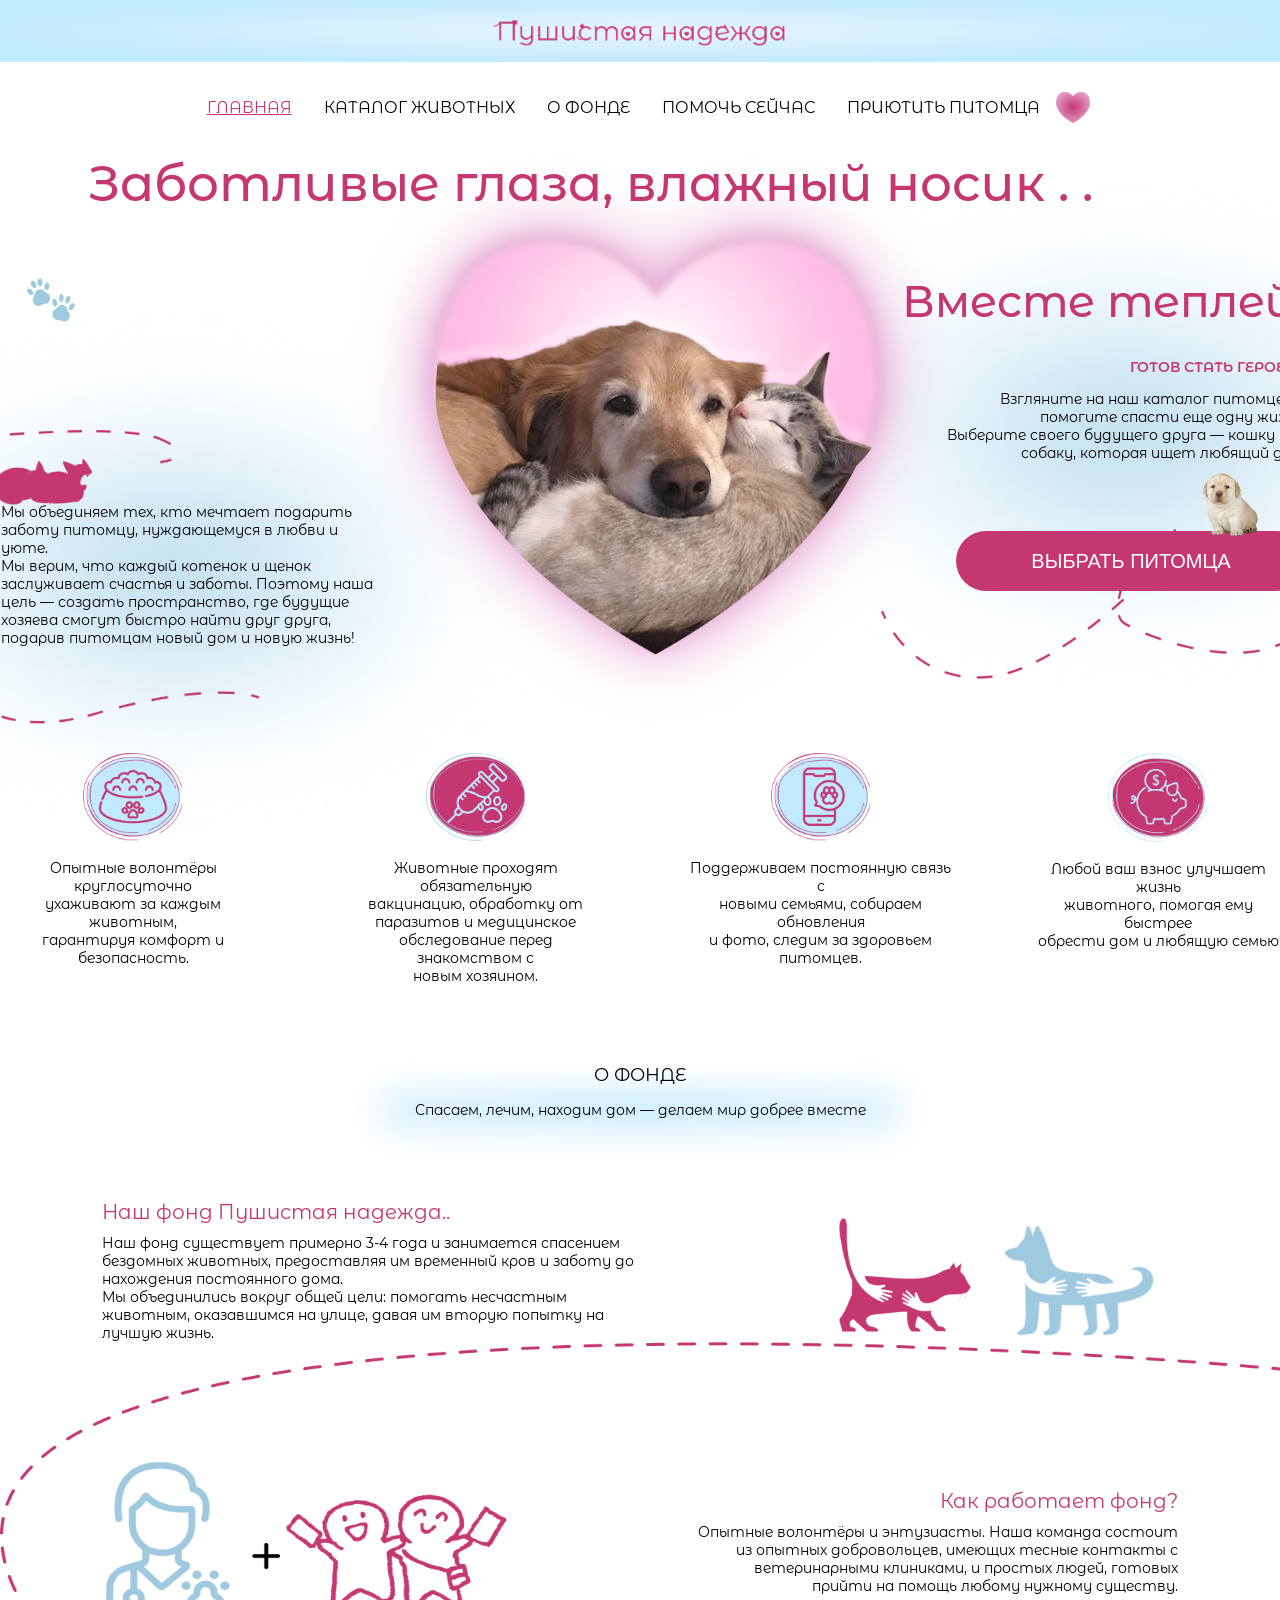
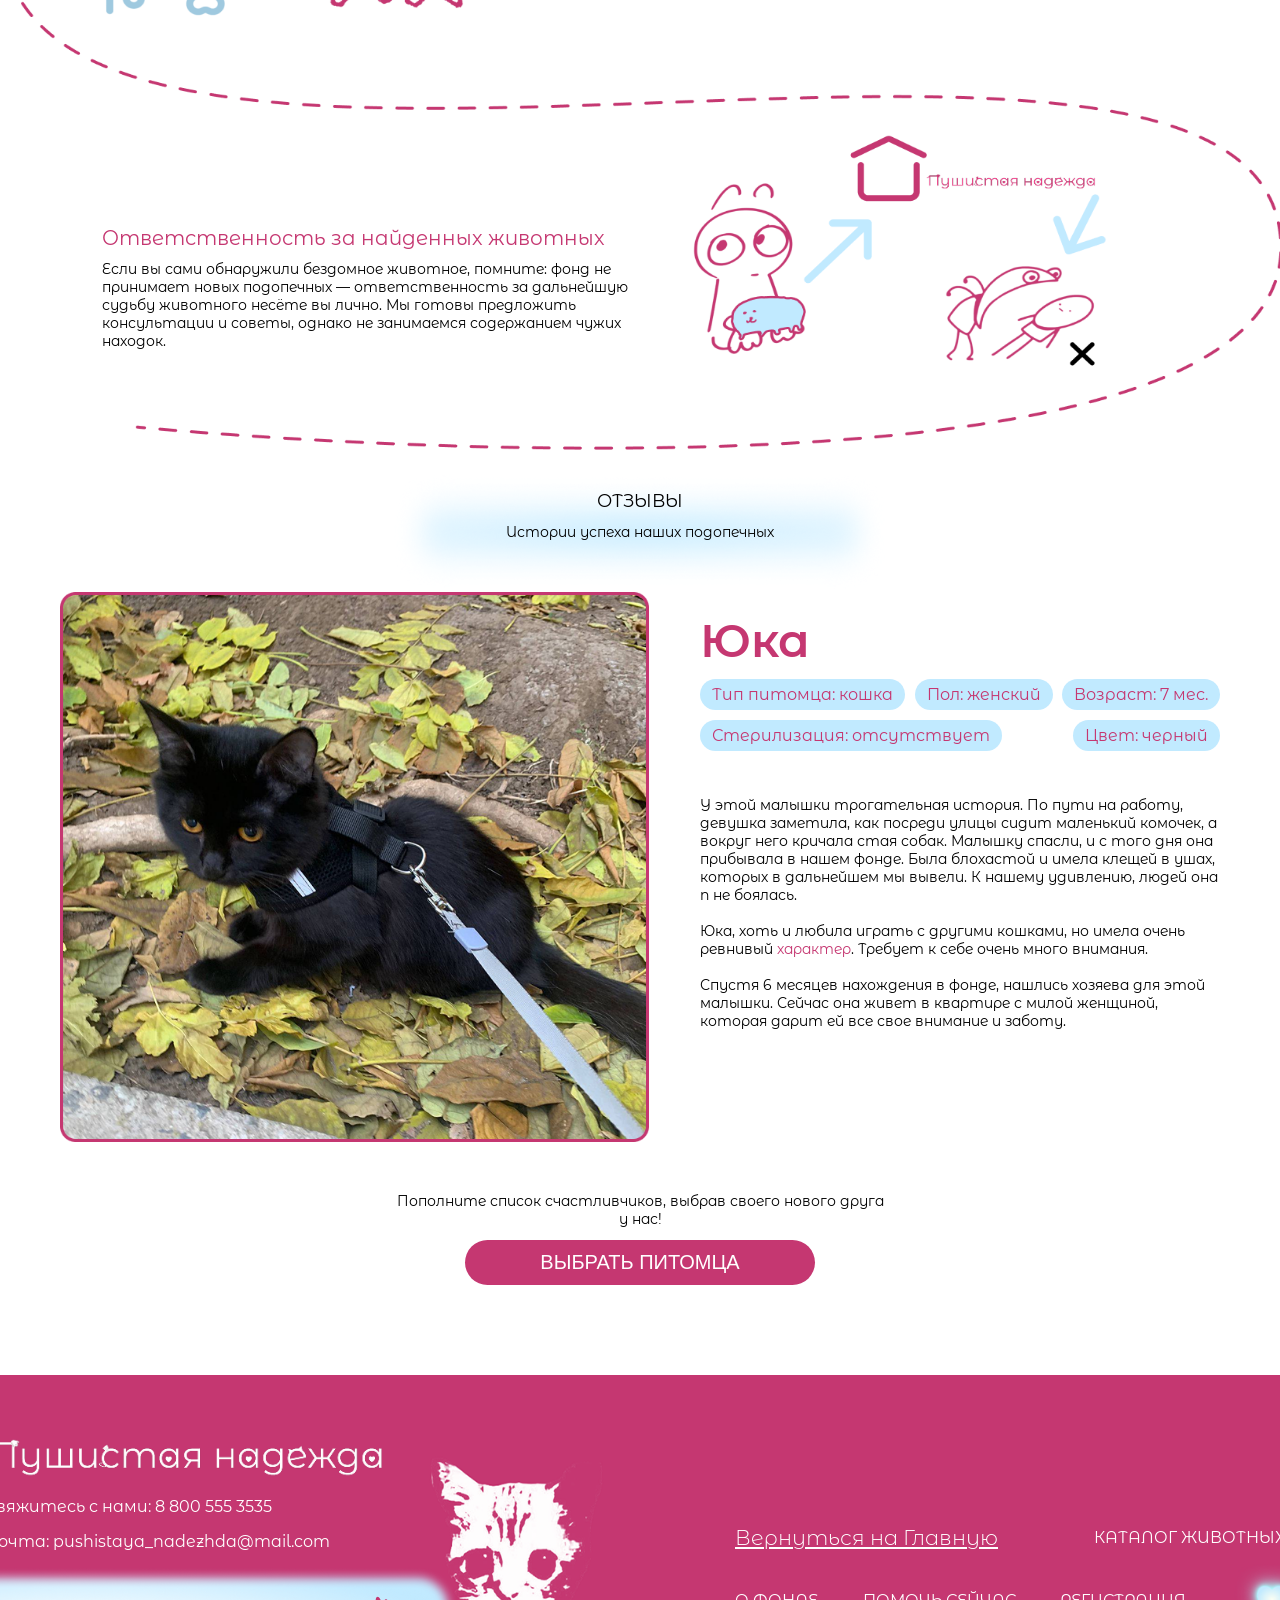
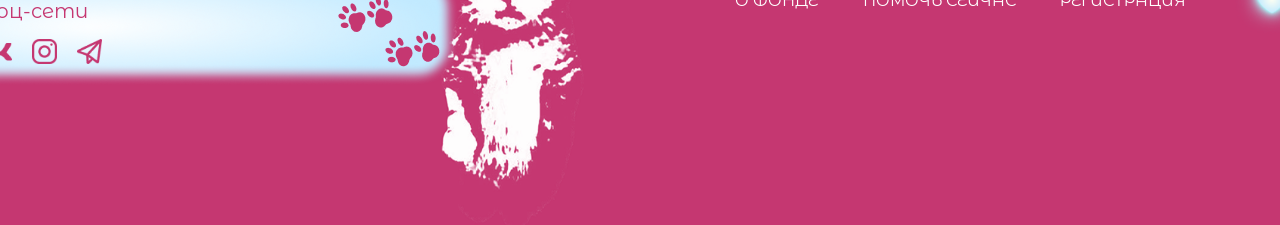
<file: index.html>
<!DOCTYPE html>
<html lang="ru">

<head>
    <meta charset="UTF-8">
    <meta name="viewport" content="width=device-width, initial-scale=1.0">
    <title>Пушистая надежда</title>
    <link rel="stylesheet" href="style.css">
    <link rel="preconnect" href="https://fonts.googleapis.com">
    <link rel="preconnect" href="https://fonts.gstatic.com" crossorigin>
    <link
        href="https://fonts.googleapis.com/css2?family=Alice&family=Montserrat+Alternates:ital,wght@0,100;0,200;0,300;0,400;0,500;0,600;0,700;0,800;0,900;1,100;1,200;1,300;1,400;1,500;1,600;1,700;1,800;1,900&display=swap"
        rel="stylesheet">
</head>

<body>
    <header><img src="img/logo.png"></header>
    <nav>
        <a id="selected_a">ГЛАВНАЯ</a>
        <a href="">КАТАЛОГ ЖИВОТНЫХ</a>
        <a href="#o-fonde">О ФОНДЕ</a>
        <a href="">ПОМОЧЬ СЕЙЧАС</a>
        <a href="">ПРИЮТИТЬ ПИТОМЦА</a>
        <img src="img/like1.png">
    </nav>
    <section class="frame1">
        <h1><span>Заботливые глаза, влажный носик . .</span></h1>
        <div class="fr-text1">
            <p>Мы объединяем тех, кто мечтает подарить<br> заботу питомцу, нуждающемуся в любви и<br> уюте.<br>
                Мы верим, что каждый котенок и щенок <br> заслуживает счастья и заботы. Поэтому наша <br> цель — создать
                пространство, где будущие <br> хозяева смогут быстро найти друг друга,<br> подарив питомцам новый дом и
                новую
                жизнь!</p>
        </div>
        <img src="img/pets_hurt.png" id="pes-hurt">
        <div class="fr-text2">
            <h2>Вместе теплей!</h2>
            <h3>ГОТОВ СТАТЬ ГЕРОЕМ?</h3>
            <p>Взгляните на наш каталог питомцев и <br> помогите спасти еще одну жизнь!<br>
                Выберите своего будущего друга — кошку или<br>собаку, которая ищет любящий дом.<br></p>
            <div class="knopa">
                <img src="img/dog.png">
                <button>ВЫБРАТЬ ПИТОМЦА</button>
            </div>
        </div>
    </section>
    <section class="frame2">
        <div class=""><img src="img/fr1_1.png">
            <p>Опытные волонтёры круглосуточно<br> ухаживают за каждым животным,<br> гарантируя комфорт и<br>
                безопасность.</p>
        </div>
        <div class=""><img src="img/fr1_2.png">
            <p>Животные проходят обязательную <br> вакцинацию, обработку от<br> паразитов и медицинское<br> обследование
                перед
                знакомством с <br> новым хозяином.</p>
        </div>
        <div class=""><img src="img/fr1_3.png">
            <p>Поддерживаем постоянную связь с<br> новыми семьями, собираем обновления<br> и фото, следим за
                здоровьем<br> питомцев.
            </p>
        </div>
        <div class=""><img src="img/fr1_4.png">
            <p>Любой ваш взнос улучшает жизнь<br> животного, помогая ему быстрее<br> обрести дом и любящую семью</p>
        </div>
    </section>
    <div class="div1" id="o-fonde">
        <h4 style="margin-top: 5px;">О ФОНДЕ</h4>
        <h5>Спасаем, лечим, находим дом — делаем мир добрее вместе</h5>
    </div>
    <section class="frame3" id="frame3">
        <div style="margin-left: 8%;">
            <h3>Наш фонд Пушистая надежда..</h3>
            <p>Наш фонд существует примерно 3-4 года и занимается спасением<br>бездомных животных, предоставляя им
                временный кров и заботу до<br> нахождения постоянного дома.<br>
                Мы объединились вокруг общей цели: помогать несчастным<br> животным, оказавшимся на улице, давая им
                вторую попытку на<br> лучшую жизнь.</p>
        </div>
        <div style="text-align: right; margin-top: 11.5%;margin-right: 8%;">
            <h3>Как работает фонд?</h3>
            <p>Опытные волонтёры и энтузиасты. Наша команда состоит<br> из опытных добровольцев, имеющих тесные контакты
                с<br> ветеринарными клиниками, и простых людей, готовых<br> прийти на помощь любому нужному существу.
            </p>
        </div>
        <div style="margin-top: 18%;margin-left: 8%;">
            <h3>Ответственность за найденных животных</h3>
            <p>Если вы сами обнаружили бездомное животное, помните: фонд не<br> принимает новых подопечных —
                ответственность за дальнейшую<br> судьбу животного несёте вы лично. Мы готовы предложить<br>
                консультации и
                советы, однако не занимаемся содержанием чужих<br> находок.</p>
        </div>
    </section>
    <section class="frame4">
        <h1>ОТЗЫВЫ</h1>
        <h2>Истории успеха наших подопечных</h2>
        <div class="vwb">
            <button onclick="leftBut()"><img src="img/left.png"></button>
            <div class="viewer">
                <div id="all_pets">

                    <div class="pet-card">
                        <img src="img/uka.png">
                        <div class="pets-info">
                            <h3>Юка</h3>
                            <div class="filters">
                                <span>Тип питомца: кошка</span>
                                <span>Пол: женский</span>
                                <span>Возраст: 7 мес.</span>
                                <span>Стерилизация: отсутствует</span>
                                <span>Цвет: черный</span>
                            </div>
                            <p>У этой малышки трогательная история. По пути на работу, девушка заметила, как посреди
                                улицы сидит
                                маленький комочек, а вокруг него кричала стая собак. Малышку спасли, и с того дня она
                                прибывала
                                в нашем фонде. Была блохастой и имела клещей в ушах, которых в дальнейшем мы вывели. К
                                нашему
                                удивлению, людей она n не боялась.<br>
                                <br>
                                Юка, хоть и любила играть с другими кошками, но имела очень ревнивый <span
                                    style="color: #C53771;">характер</span>. Требует к себе
                                очень много внимания.<br>
                                <br>
                                Спустя 6 месяцев нахождения в фонде, нашлись хозяева для этой малышки. Сейчас она живет
                                в
                                квартире с милой женщиной, которая дарит ей все свое внимание и заботу.
                            </p>
                        </div>
                    </div>

                    <div class="pet-card">
                        <img src="img/maska.png">
                        <div class="pets-info">
                            <h3>Маска</h3>
                            <div class="filters">
                                <span>Тип питомца: кошка</span>
                                <span>Пол: женский</span>
                                <span>Возраст: 1,5 год.</span>
                                <span>Стерилизация: сделана</span>
                                <span>Цвет: рыжий</span>
                            </div>
                            <p>Эта грациозная рыжуля покорила сердца многих людей. Впервые, её увидели в подъезде
                                мнгоэтажного дома - одна была очень худой. По внешнему виду её можно было сказать, что
                                недавно, она родила котят. Маску забрали, выходили ее и котят, откормили, после чего она
                                стала частью нашей пушистой семьи!<br>
                                <br>
                                Маска очень ласковая, и имеет добрый <span style="color: #C53771;">характер</span>. Даже
                                когда её котят отдали в хорошие руки, она заботилась о других котятах фонда, как о
                                своих! Собак она недолюбливала, и часто защищала котят от них. Настоящая защитница.<br>
                                <br>
                                Маска довольно долго пробыла в фонде, и лишь спустя год, она нашла своих хозяев. Сейчас
                                она живёт в частном доме, в окружении своей новой семьи, которая её очень любит и
                                заботится о ней!
                            </p>
                        </div>
                    </div>

                    <div class="pet-card">
                        <img src="img/puhla.png">
                        <div class="pets-info">
                            <h3>Пухля</h3>
                            <div class="filters">
                                <span>Тип питомца: кошка</span>
                                <span>Пол: женский</span>
                                <span>Возраст: 2 года</span>
                                <span>Стерилизация: сделана</span>
                                <span>Цвет: пятнистый</span>
                            </div>
                            <p>Эта кошечка с непростой судьбой.. Раньше, она жила в какой-то семье людей, которая даже
                                простерелизовала животное, однако, эта семья выкинула кошечку на улицу. Причины нам
                                неизвестны, как и личности данных особ, однако, главное, что эта история с хорошим
                                продолжением! Пухлю подобрали и принесли в наш фонд, где в последующем, она стала лучшей
                                подружкой Маски.<br>
                                <br>
                                Пухля очень любит покушать, отчего ей и досталось такое имя. <span
                                    style="color: #C53771;">Характер</span> у нее спокойный, она ласковая но менее
                                активная чем остальные кошечки, любит поспать.<br>
                                <br>
                                Спустя полгода нахождения в фонде, нашлись достойные хозяева и для этой малышки. Мы
                                убедились в адекватности и добрых намерениях хозяев, и каждый месяц с помощью общения с
                                хозяевами, убеждаемся, что с Пухлей все хорошо, и она живет свою лучшую кошачью жизнь!
                            </p>
                        </div>
                    </div>

                </div>
            </div>
            <button onclick="rightBut()"><img src="img/right.png"></button>
        </div>
        <h4>Пополните список счастливчиков, выбрав своего нового друга<br>у нас!</h4>
        <button class="choose-pets-but">ВЫБРАТЬ ПИТОМЦА</button>
    </section>

    <footer>
        <div class="footer-div">
            <div class="foot-left">
                <img style="width: 400px; margin-left: 70px;" src="img/logo2.png">
                <p>Свяжитесь с нами: 8 800 555 3535</p>
                <p>Почта: pushistaya_nadezhda@mail.com</p>
                <div class="social-media">
                    <h6>Соц-сети</h6>
                    <div class="foot-img">
                        <img style="height: 18px" src="img/vk.png" alt="vk">
                        <img src="img/inst.png" alt="inst">
                        <img src="img/tg.png" alt="tg">
                    </div>
                </div>
            </div>

            <div class="foot-right">
                <div class="footer-row1" style="margin-bottom: 10px;">
                    <a href="" style="text-decoration: underline;font-size: 21px;font-weight: 300;">Вернуться на
                        Главную</a>
                    <a href="">КАТАЛОГ ЖИВОТНЫХ</a>
                </div>
                <div class="footer-row2">
                    <a href="">О ФОНДЕ</a>
                    <a href="">ПОМОЧЬ СЕЙЧАС</a>
                    <a href="">РЕГИСТРАЦИЯ</a>
                    <img src="img/like3.png">
                </div>
            </div>
        </div>
    </footer>
    <script src="script.js"></script>
</body>


</html>
</file>
<file: style.css>
body {
    margin: 0;
    font-family: 'Montserrat Alternates';
    display: flex;
    align-items: center;
    flex-direction: column;
}

header {
    width: 100%;
    height: 62px;
    background: radial-gradient(51.61% 51.61% at 50% 50%, #E7F5FC 0%, #C1EAFF 100%);
    display: flex;
    justify-content: center;
    align-items: center;
}

header img {
    width: auto;
    height: 32px;
}

a {
    text-decoration: none;
    color: #000;
}

nav {
    width: 100%;
    display: flex;
    justify-content: center;
    align-items: center;
    margin: 20px 0;
}

nav a {
    font-size: 16px;
    margin: 16px;
}

#selected_a {
    text-decoration-line: underline;
    color: #C53771;
    cursor: pointer;
}

nav a:hover {
    text-decoration-line: underline;
    color: #C53771;
}

.frame1 h1 {
    width: 100%;
    margin: 0;
    font-size: 50px;
    color: #C53771;
    font-weight: 500;
    z-index: 1;
    position: relative;
    display: flex;
    justify-content: center;
}

.frame1 h1 span {
    margin-right: 100px;
}

.div1 {
    display: flex;
    width: 100%;
    flex-wrap: wrap;
    justify-content: center;
    margin-top: 60px;
    margin-bottom: 30px;
}

.div1 h4 {
    font-size: 18px;
    font-weight: 400;
    width: 100%;
    text-align: center;
    z-index: 1;
}

.div1 h5 {
    margin: -60px 0 0;
    background-image: url('img/rectangle53.png');
    width: 600px;
    height: 120px;
    background-size: 100% 100%;
    justify-content: center;
    display: flex;
    align-items: center;
    font-size: 14px;
    font-weight: 400;
    z-index: 0;
}

.frame1 {
    display: flex;
    justify-content: space-between;
    background-image: url('img/fon1.png');
    background-size: 100% 100%;
    background-repeat: no-repeat;
    height: 700px;
    width: 1480px;
    flex-wrap: wrap;
}

.fr-text1 {
    font-size: 14px;
    z-index: 1;
    position: relative;
    left: 6.8%;
    top: 255px;
    line-height: 18px;
}

.fr-text2 {
    font-size: 14px;
    text-align: right;
    right: 5%;
    top: 40px;
    position: relative;
    z-index: 1;
}

.frame1 h2 {
    font-size: 44px;
    color: #C53771;
    font-weight: 500;
    margin: 0 0 30px;
}

.fr-text2 h3 {
    margin: 0;
    font-size: 14px;
    color: #C53771;
    font-weight: 600;
}

.frame2 img {
    width: 100px;
    height: auto;
}

.frame2 p {
    font-size: 14px;
    line-height: 18px;
}

#pes-hurt {
    position: relative;
    z-index: 0;
    height: 600px;
    bottom: 90px;
    left: 40px;
    transition: transform 1s ease;
}

#pes-hurt:hover {
    transform: scale(1.1);
}

.knopa {
    margin-top: 10%;
    transition: transform 1s ease;
}

.knopa button {
    width: 350px;
    height: 60px;
    background-color: #C53771;
    color: #ffffff;
    font-size: 20px;
    border-radius: 40px;
    border: none;
}

.knopa img {
    position: relative;
    left: 310px;
    bottom: 32px;
    height: 64px;
}

.knopa:hover {
    transform: scale(1.1);
}

.frame2 {
    width: 100%;
    display: flex;
    justify-content: center;
    gap: 80px;
    text-align: center;
    margin-top: -100px;
}

.frame3 {
    background-image: url(img/fon2.png);
    background-size: 100% 100%;
    height: 850px;
    width: 1280px;
    margin-bottom: 40px;
}

.frame3 p {
    margin: 0;
    font-size: 14px;
}

.frame3 h3 {
    font-size: 20px;
    font-weight: 400;
    margin: 0 0 10px;
    color: #C53771;
}

footer {
    width: 100%;
    display: flex;
    justify-content: center;
    background-color: #C53771;
    align-items: center;
}

.footer-div {
    background-image: url(img/footer.png);
    background-size: 100% 100%;
    height: 450px;
    width: 1540px;
    display: flex;
    justify-content: space-between;
}

.foot-left {
    margin-top: 4%;
}

.foot-left p {
    color: #ffffff;
    margin-left: 70px;
}

.social-media {
    background-image: url('img/paww.png');
    background-repeat: no-repeat;
    height: 130px;
    width: 720px;
    margin-left: -4%;
    padding-left: 100px;
    display: flex;
    flex-direction: column;
    justify-content: center;
    gap: 16px;
}

.foot-img {
    display: flex;
    gap: 20px;
    align-items: center;
}

.foot-img img {
    height: 25px;
    width: auto;
}

.social-media h6 {
    margin: 0;
    font-size: 20px;
    color: #C53771;
    font-weight: 400;
}

.footer-left-text {
    margin-left: 7%;
}

.foot-right {
    width: 550px;
    margin-top: 150px;
    margin-right: 80px;
}

.footer-row1,
.footer-row2 {
    display: flex;
    justify-content: space-between;
    align-items: center;
    width: 100%;
}
.footer-row2 {
    width: 105%;
}

.foot-right a {
    text-decoration: none;
    color: #ffffff;
}

.footer-row2 img {
    height: 80px;
    width: auto;
}

.frame4 {
    width: 100%;
    display: flex;
    flex-direction: column;
    align-items: center;
}

.vwb button{
    background: none;
    border: none;
    cursor: pointer;
    height: 70px;
    margin: 50px;
}
.vwb button img {
    height: 45px;
}
.viewer{
    width: 1160px;
    height: 550px;
    overflow: hidden;
}
.viewer img {
    height: 100%;
    width: auto;
}
#all_pets {
    width: 300%;
    height: 100%;
    display: flex;
    transition: transform 1s ease;
}
.pet-card{
    width: 1160px;
    height: 550px;
    display: flex;
    justify-content: space-between;
}
.pets-info {
    width: 520px;
}
.frame4 h1 {
    font-size: 18px;
    font-weight: 400;
    width: 100%;
    z-index: 1;
    text-align: center;
    margin: 0%;
}
.frame4 h2{
    margin: -40px 0 0;
    background-image: url('img/rectangle53.png');
    height: 120px;
    background-size: 100% 100%;
    justify-content: center;
    display: flex;
    align-items: center;
    font-size: 14px;
    font-weight: 400;
    z-index: 0;
    width: 500px;
}
.vwb {
    display: flex;
    justify-content: center;
    align-items: center;
}
.pets-info p{
    margin: 40px 0 0;
    font-size: 14px;
}
.pets-info h3{
    font-weight: 600;
    font-size: 46px;
    margin: 20px 0 5px;
    color: #C53771;
}
.frame4 h4 {
    text-align: center;
    font-weight: 400;
    font-size: 14px;
    margin: 50px 0 12px;
}
.choose-pets-but {
    width: 350px;
    height: 45px;
    background-color: #C53771;
    color: #ffffff;
    font-size: 20px;
    border-radius: 40px;
    border: none;
    margin-bottom: 90px;
}
.frame4 button {
    transition: transform 1s ease;
}

.frame4 button:hover {
    transform: scale(1.1);
}
.filters {
    width: 100%;
    display: flex;
    justify-content: space-between;
    flex-wrap: wrap;
}
.filters span{
    background: #C1EAFF;
    border-radius: 20px;
    padding: 6px 12px;
    color: #C53771;
    margin: 5px 0;
}
</file>
